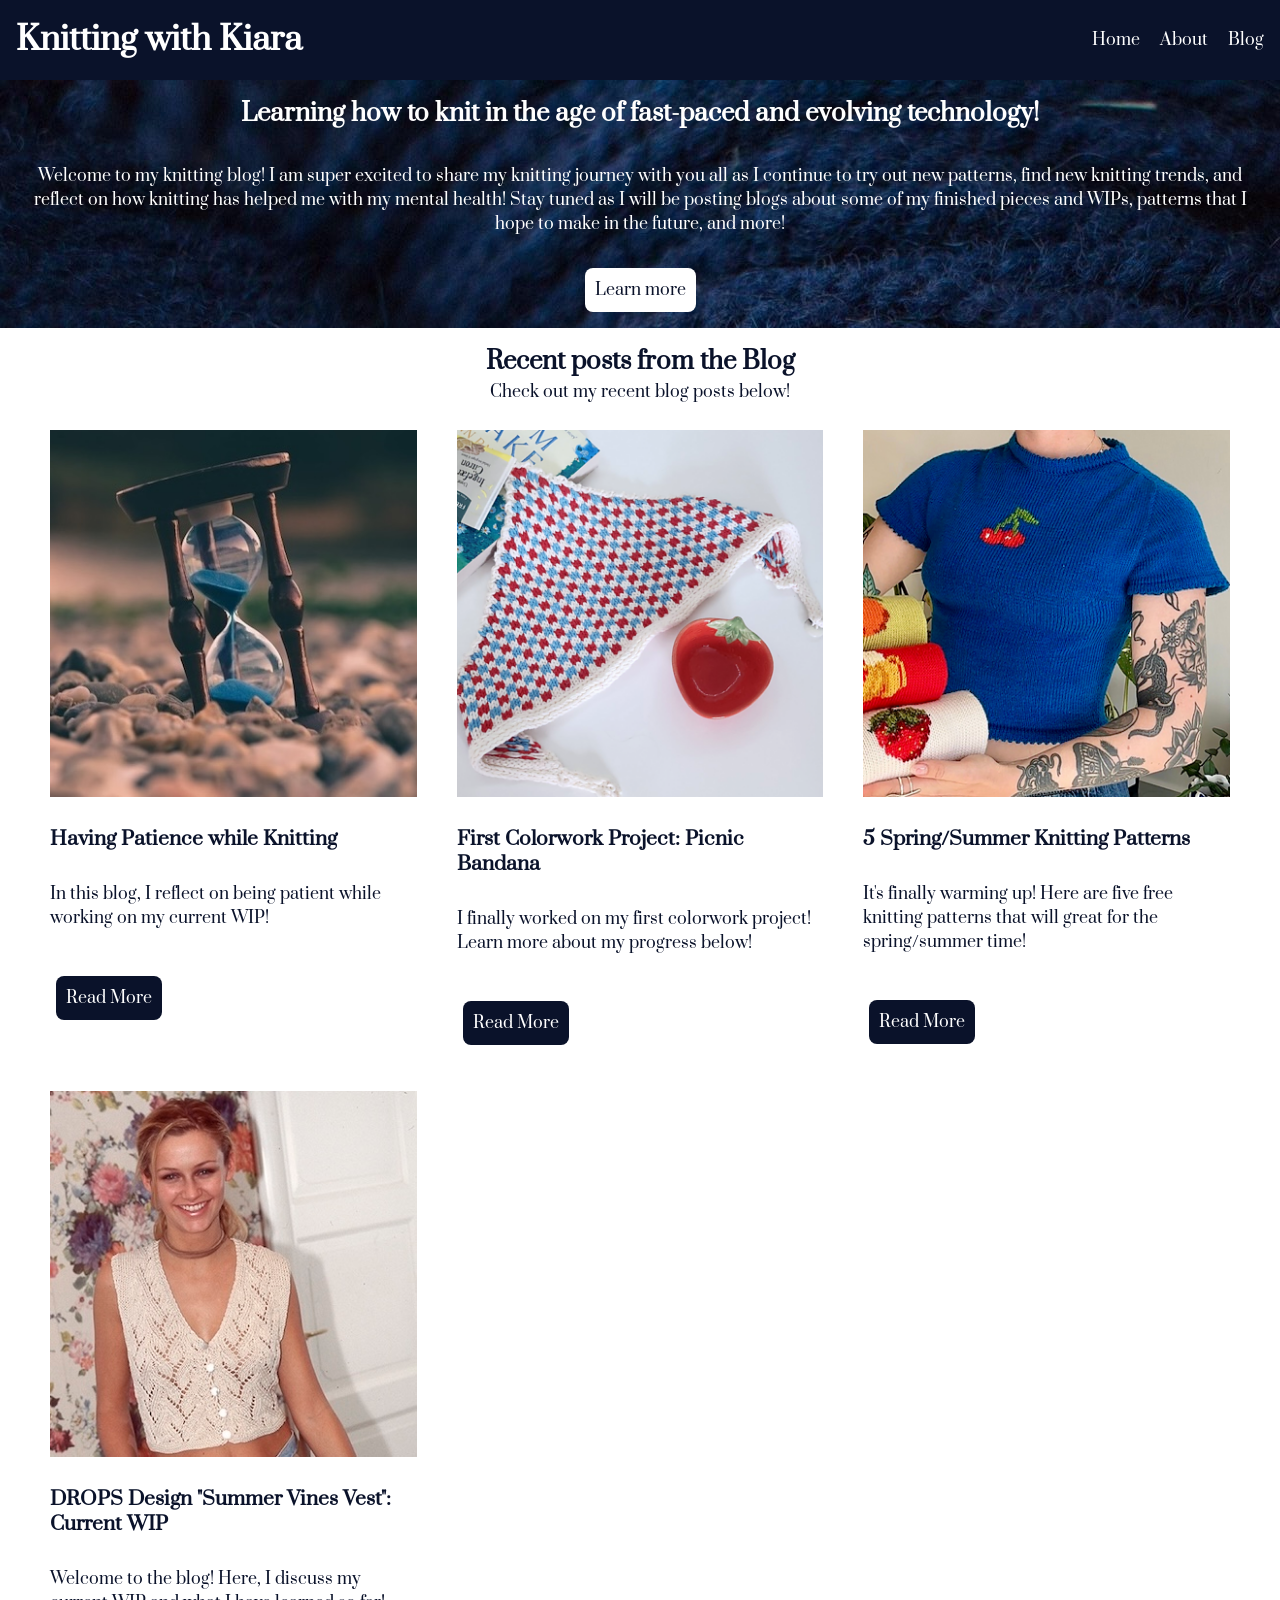
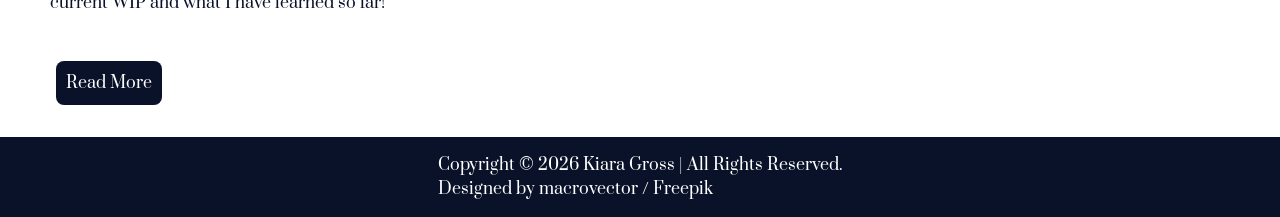
<file: index.html>
<!DOCTYPE html>
<html lang="en">
    <head>
        <meta charset="UTF-8">
        <meta name="viewport" content="width=device-width, initial-scale=1.0">
        <meta http-equiv="X-UA-Compatible" content="ie=edge">
        <link rel="stylesheet" href="css/reset.css">
        <link rel="stylesheet" href="css/home.css">
        <link rel="preconnect" href="https://fonts.googleapis.com">
        <link rel="preconnect" href="https://fonts.gstatic.com" crossorigin>
        <link href="https://fonts.googleapis.com/css2?family=Prata&display=swap" rel="stylesheet">
        <title>Knitting with Kiara</title>
    </head>

    <body>
        <header class="header">
            <h1 class="title">Knitting with Kiara</h1>
            <nav class="menu">
                <ul class="nav-links">
                    <li><a href="index.html">Home</a></li>
                    <li><a href="about.html">About</a></li>
                    <li><a href="blog.html">Blog</a></li>
                </ul>
            </nav>
        </header>
        <main class="main-content">
            <section class="heading">
                <h2>Learning how to knit in the age of fast-paced and evolving technology!</h2>
                <p>Welcome to my knitting blog! I am super excited to share my knitting journey with you all as I continue to try out new patterns, find new knitting trends, and reflect on how knitting has helped me with my mental health! Stay tuned as I will be posting blogs about some of my finished pieces and WIPs, patterns that I hope to make in the future, and more!</p>
                <a href="about.html">
                    <button class="heading-button" type="button">Learn more</button>
                </a>
            </section>
            <section class="heading2">
                <h2>Recent posts from the Blog</h2>
                <p>Check out my recent blog posts below!</p>
            </section>
            <section class="recent-blogs">
                <section class="blog-square">
                    <section class="blog">
                        <a href="patience.html">
                            <img src="images/patience.jpg">
                        </a>
                        <h3>Having Patience while Knitting</h3>
                        <p>In this blog, I reflect on being patient while working on my current WIP!</p>
                        <a href="patience.html">
                            <button type="button">Read More</button>
                        </a>
                    </section>
                </section>
                <section class="blog-square">
                    <section class="blog">
                        <a href="picnic.html">
                            <img src="images/picnicmockup.png">
                        </a>
                        <h3>First Colorwork Project: Picnic Bandana</h3>
                        <p>I finally worked on my first colorwork project! Learn more about my progress below!</p>
                        <a href="picnic.html">
                            <button type="button">Read More</button>
                        </a>
                    </section>
                </section>
                <section class="blog-square">
                    <section class="blog">
                        <a href="knittingrecs.html">
                            <img src="images/tutti_frutti_tee_pics_medium2.png">
                        </a>
                        <h3>5 Spring/Summer Knitting Patterns</h3>
                        <p>It's finally warming up! Here are five free knitting patterns that will great for the spring/summer time!</p>
                        <a href="knittingrecs.html">
                            <button type="button">Read More</button>
                        </a>
                    </section>
                </section>
                <section class="blog-square">
                    <section class="blog">
                        <a href="currentwip.html">
                            <img src="images/kb1image.jpg" alt="DROPS Design Summer Vines Vest Pattern">
                        </a>
                        <h3>DROPS Design "Summer Vines Vest": Current WIP</h3>
                        <p>Welcome to the blog! Here, I discuss my current WIP and what I have learned so far!</p>
                        <a href="currentwip.html">
                            <button type="button">Read More</button>
                        </a>
                    </section>
                </section>
            </section>
        </main>
        <footer class="footer">
            <section class="copyright">
                <p>Copyright © 2026 Kiara Gross | All Rights Reserved.</p>
                <a href="http://www.freepik.com">Designed by macrovector / Freepik</a>
            </section>
        </footer>
    </body>
</html>
</file>
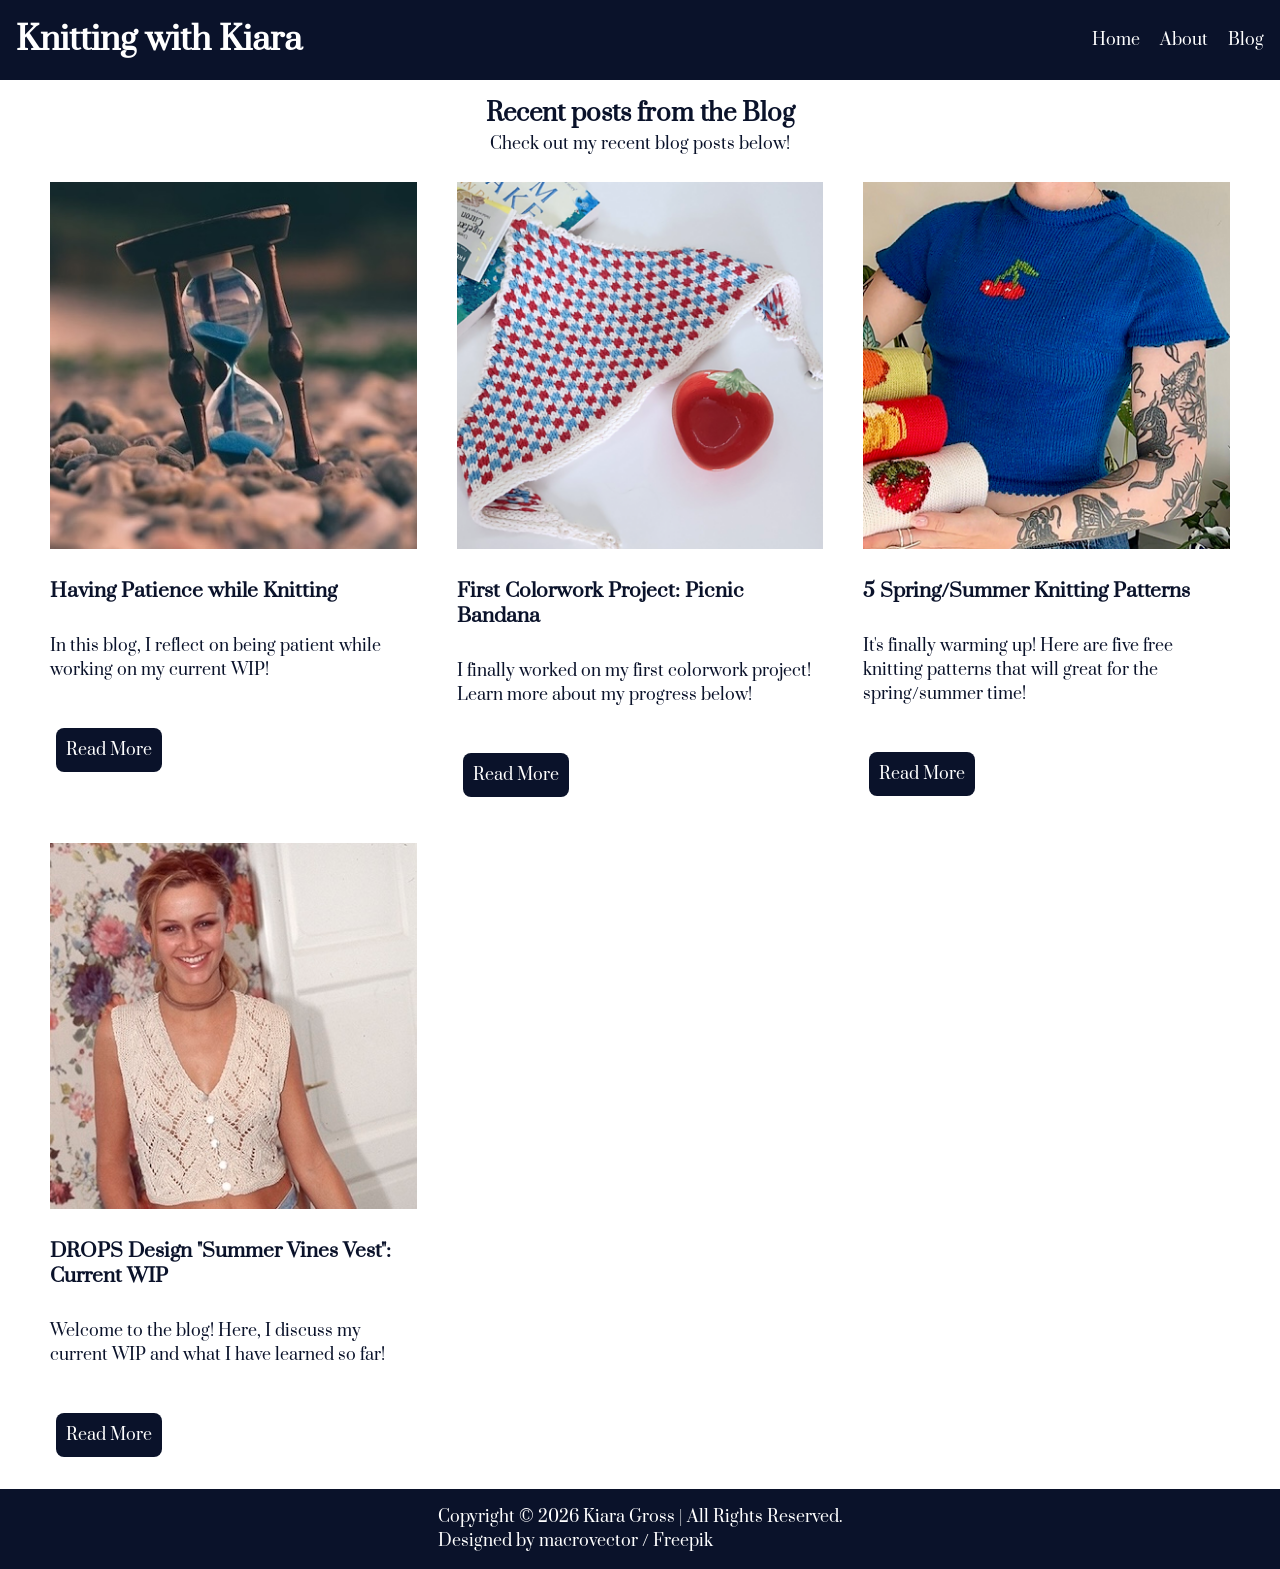
<file: blog.html>
<!DOCTYPE html>
<html lang="en">
    <head>
        <meta charset="UTF-8">
        <meta name="viewport" content="width=device-width, initial-scale=1.0">
        <meta http-equiv="X-UA-Compatible" content="ie=edge">
        <link rel="stylesheet" href="css/reset.css">
        <link rel="stylesheet" href="css/blog.css">
        <link rel="preconnect" href="https://fonts.googleapis.com">
        <link rel="preconnect" href="https://fonts.gstatic.com" crossorigin>
        <link href="https://fonts.googleapis.com/css2?family=Prata&display=swap" rel="stylesheet">
        <title>Recent Blogs</title>
    </head>

    <body>
         <header class="header">
            <h1 class="title">Knitting with Kiara</h1>
            <nav class="menu">
                <ul class="nav-links">
                    <li><a href="index.html">Home</a></li>
                    <li><a href="about.html">About</a></li>
                    <li><a href="blog.html">Blog</a></li>
                </ul>
            </nav>
        </header>
        <main class="main-content">
            <section class="heading2">
                <h2>Recent posts from the Blog</h2>
                <p>Check out my recent blog posts below!</p>
            </section>
            <section class="recent-blogs">
                <section class="blog-square">
                    <section class="blog">
                        <a href="patience.html">
                            <img src="images/patience.jpg">
                        </a>
                        <h3>Having Patience while Knitting</h3>
                        <p>In this blog, I reflect on being patient while working on my current WIP!</p>
                        <a href="patience.html">
                            <button type="button">Read More</button>
                        </a>
                    </section>
                </section>
                <section class="blog-square">
                    <section class="blog">
                        <a href="picnic.html">
                            <img src="images/picnicmockup.png">
                        </a>
                        <h3>First Colorwork Project: Picnic Bandana</h3>
                        <p>I finally worked on my first colorwork project! Learn more about my progress below!</p>
                        <a href="picnic.html">
                            <button type="button">Read More</button>
                        </a>
                    </section>
                </section>
                <section class="blog-square">
                    <section class="blog">
                        <a href="knittingrecs.html">
                            <img src="images/tutti_frutti_tee_pics_medium2.png">
                        </a>
                        <h3>5 Spring/Summer Knitting Patterns</h3>
                        <p>It's finally warming up! Here are five free knitting patterns that will great for the spring/summer time!</p>
                        <a href="knittingrecs.html">
                            <button type="button">Read More</button>
                        </a>
                    </section>
                </section>
                <section class="blog-square">
                    <section class="blog">
                        <a href="currentwip.html">
                            <img src="images/kb1image.jpg" alt="DROPS Design Summer Vines Vest Pattern">
                        </a>
                        <h3>DROPS Design "Summer Vines Vest": Current WIP</h3>
                        <p>Welcome to the blog! Here, I discuss my current WIP and what I have learned so far!</p>
                        <a href="currentwip.html">
                            <button type="button">Read More</button>
                        </a>
                    </section>
                </section>
            </section>
        </main>
        <footer class="footer">
            <section class="copyright">
                <p>Copyright © 2026 Kiara Gross | All Rights Reserved.</p>
                <a href="http://www.freepik.com">Designed by macrovector / Freepik</a>
            </section>
        </footer>
    </body>
</html>
</file>
<file: css/home.css>
*{
    box-sizing: border-box;
}

/* Header */

body{
    font-family: "Prata", serif;
    font-weight: 400;
    font-style: normal;
    display: flex;
    flex-direction: column;
    min-height: 100vh;
    margin: 0;
    padding: 0;
    color: white;
    background-color: #0A122A;
}

.header{
    display: flex;
    flex-direction: column;
    gap: 10px;
    align-items: center;
    justify-content: center;
    margin: 1rem;
}

.nav-links{
    display: flex;
    flex-flow: row wrap;
    gap: 20px;
    align-items: center;
    justify-content: center;
}

.title{
}

/* Main */

.main-content{
    background-color: white;
    color: #0A122A;
    padding-bottom: 1rem;
    flex: 1;
}

.heading{ 
    display: flex;
    flex-flow: row wrap;
    justify-content: center;
    text-align: center;
    color: white;
    background-image: url('../images/heading_image.jpg');
}

.heading h2{
    padding: 1rem;
}

.heading p{ 
    padding: 1rem;
}

.heading2{
    display: flex;
    flex-flow: column wrap;
    justify-content: center;
    align-items: center;
    padding: 1rem;
}

.heading-button{
    background-color: white;
    color: #0A122A;
    border-radius: 8px;
    padding: 10px;
    margin: 1rem;
}

button{
    color: white;
    background-color: #0A122A;
    border-radius: 8px;
    padding: 10px;
    margin: 1rem;
    width: fit-content;
    cursor: pointer;
}

.recent-blogs{
    display: grid;
    grid-template-columns: repeat(2, 1fr);
    grid-gap: 20px;
    max-width: 1200px;
    margin: 0 auto;
}

.blog-square{
    display: flex;
    flex-direction: column;
}

.blog-square img{
    width: 100%;
    height: auto;
    aspect-ratio: 1 / 1;
    object-fit: cover;
    margin-bottom: 10px;
    padding: 10px;
}

.blog-square h3{
    margin: 0 0 10px 0;
    font-size: 1.2rem;
    line-height: 1.3;
    padding: 10px;
}

.blog-square p {
    margin-bottom: 20px;
    flex-grow: 1;
    padding: 10px;
}

/* Footer */
.footer{
    display: flex;
    flex-flow: row wrap;
    justify-content: center;
    align-items: center;
    gap: 10px;
    margin: 1rem;
}

.copyright{
}

/* Media Queries */

@media screen and (min-width: 992px){
    .header{
        flex-flow: row wrap;
        justify-content: space-between;
        align-items: center;
    }

    .recent-blogs{ 
        grid-template-columns: repeat(3, 1fr);
    }
}
</file>
<file: css/blog.css>
*{
    box-sizing: border-box;
}

/* Header */

body{
    font-family: "Prata", serif;
    font-weight: 400;
    font-style: normal;
    display: flex;
    flex-direction: column;
    min-height: 100vh;
    margin: 0;
    padding: 0;
    color: white;
    background-color: #0A122A;
}

.header{
    display: flex;
    flex-direction: column;
    gap: 10px;
    align-items: center;
    justify-content: center;
    margin: 1rem;
}

.nav-links{
    display: flex;
    flex-flow: row wrap;
    gap: 20px;
    align-items: center;
    justify-content: center;
}

.title{
}

/* Main */
.main-content{
    background-color: white;
    color: #0A122A;
    padding-bottom: 1rem;
    flex: 1;
}

.heading2{
    display: flex;
    flex-flow: column wrap;
    justify-content: center;
    align-items: center;
    padding: 1rem;
}

button{
    color: white;
    background-color: #0A122A;
    border-radius: 8px;
    padding: 10px;
    margin: 1rem;
    width: fit-content;
    cursor: pointer;
}

.recent-blogs{
    display: grid;
    grid-template-columns: repeat(2, 1fr);
    grid-gap: 20px;
    max-width: 1200px;
    margin: 0 auto;
}

.blog-square{
    display: flex;
    flex-direction: column;
}

.blog-square img{
    width: 100%;
    height: auto;
    aspect-ratio: 1 / 1;
    object-fit: cover;
    margin-bottom: 10px;
    padding: 10px;
}

.blog-square h3{
    margin: 0 0 10px 0;
    font-size: 1.2rem;
    line-height: 1.3;
    padding: 10px;
}

.blog-square p {
    margin-bottom: 20px;
    flex-grow: 1;
    padding: 10px;
}

/* Footer */
.footer{
    display: flex;
    flex-flow: row wrap;
    justify-content: center;
    align-items: center;
    gap: 10px;
    margin: 1rem;
}

.copyright{
}

/* Media Queries */

@media screen and (min-width: 992px){
    .header{
        flex-flow: row wrap;
        justify-content: space-between;
        align-items: center;
    }

    .recent-blogs{ 
        grid-template-columns: repeat(3, 1fr);
    }
}
</file>
